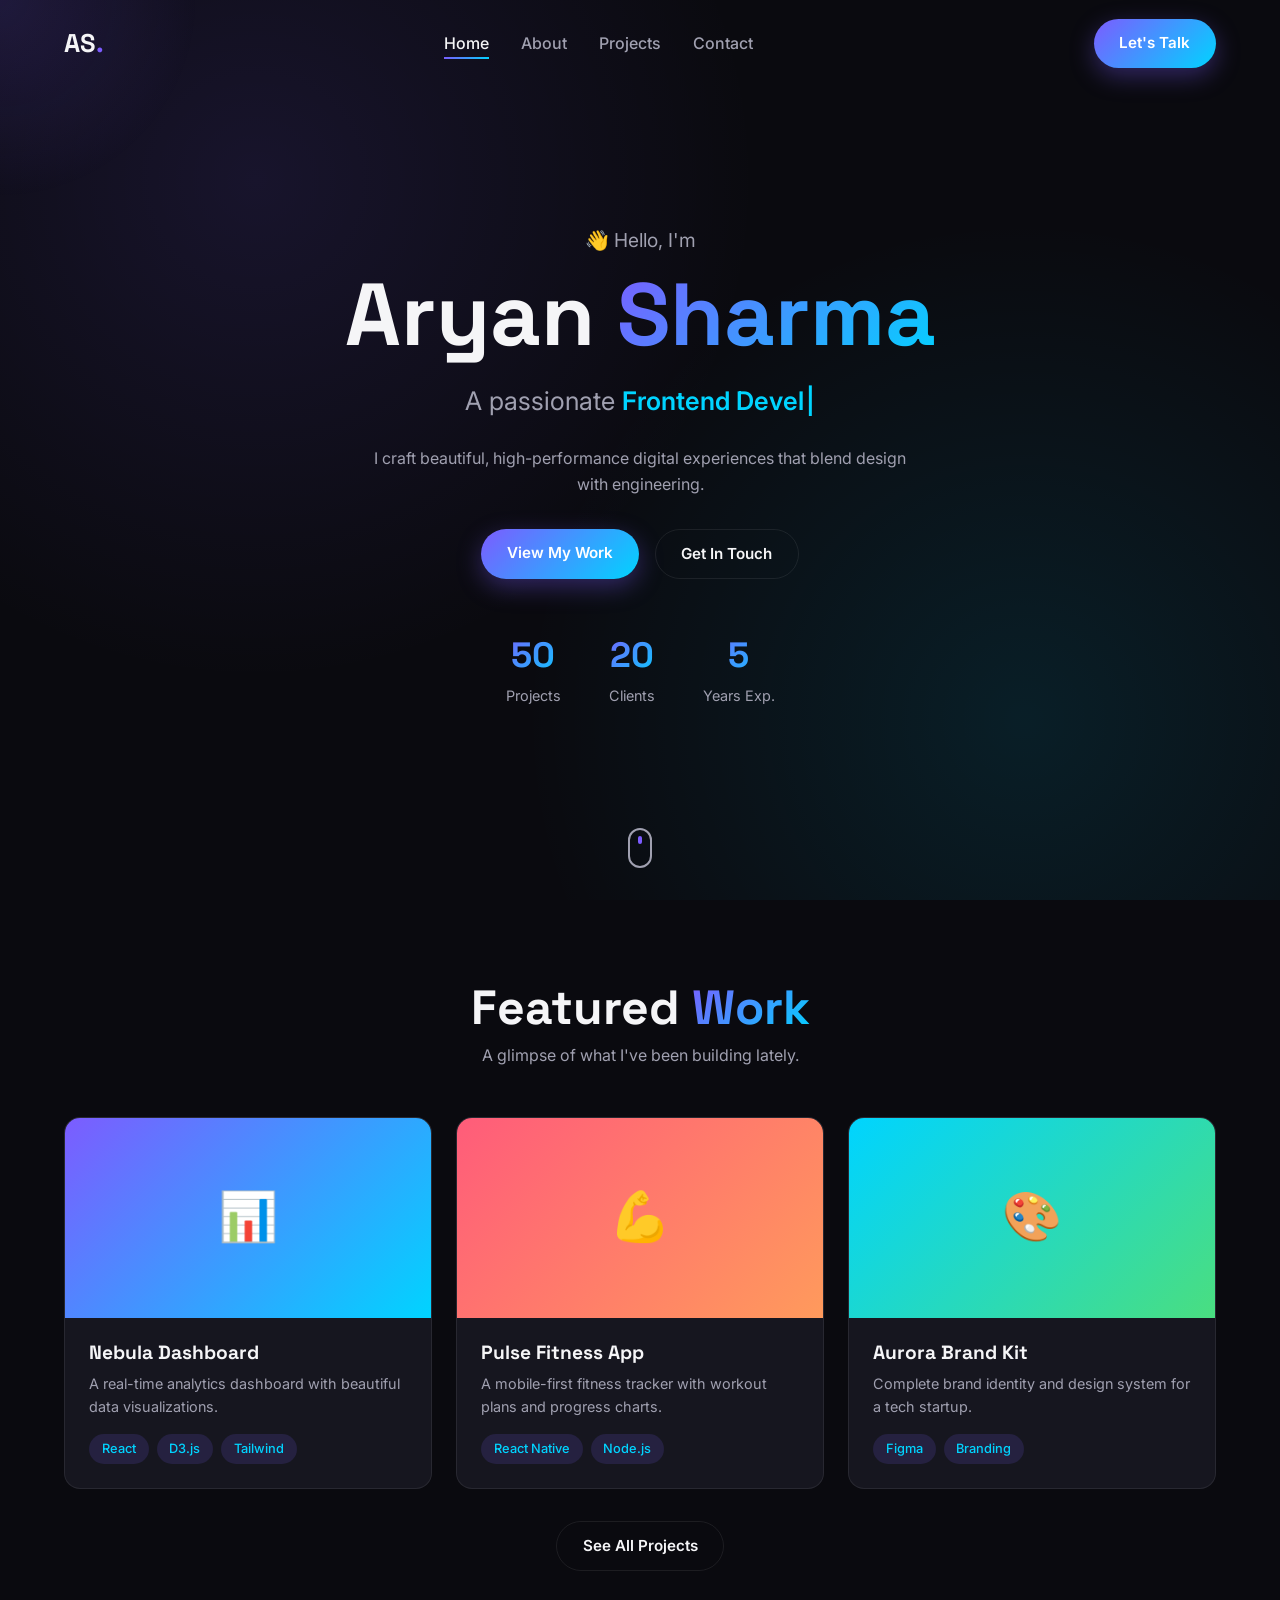
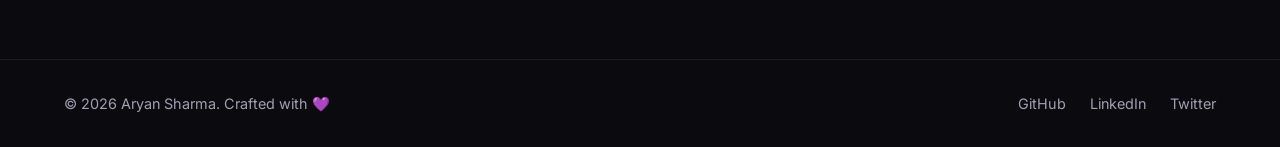
<file: index.html>
<!DOCTYPE html>
<html lang="en">
<head>
  <meta charset="UTF-8" />
  <meta name="viewport" content="width=device-width, initial-scale=1.0" />
  <title>Aryan Sharma — Portfolio</title>
  <link rel="preconnect" href="https://fonts.googleapis.com" />
  <link rel="preconnect" href="https://fonts.gstatic.com" crossorigin />
  <link href="https://fonts.googleapis.com/css2?family=Inter:wght@400;500;600;700;800&family=Space+Grotesk:wght@500;600;700&display=swap" rel="stylesheet" />
  <link rel="stylesheet" href="style.css" />
  <link rel="stylesheet" href="animations.css" />
  <link rel="stylesheet" href="responsive.css" />
</head>
<body>
  <div class="cursor-glow" id="cursorGlow"></div>

  <nav class="navbar" id="navbar">
    <a href="index.html" class="logo">AS<span>.</span></a>
    <ul class="nav-links" id="navLinks">
      <li><a href="index.html" class="active">Home</a></li>
      <li><a href="about.html">About</a></li>
      <li><a href="projects.html">Projects</a></li>
      <li><a href="contact.html">Contact</a></li>
    </ul>
    <a href="contact.html" class="btn btn-primary nav-cta">Let's Talk</a>
    <button class="hamburger" id="hamburger" aria-label="Menu">
      <span></span><span></span><span></span>
    </button>
  </nav>

  <header class="hero">
    <div class="hero-bg"></div>
    <div class="hero-content">
      <p class="hero-greeting reveal">👋 Hello, I'm</p>
      <h1 class="hero-title reveal">Aryan <span class="gradient-text">Sharma</span></h1>
      <p class="hero-subtitle reveal">
        A passionate <span class="typewriter" id="typewriter"></span>
      </p>
      <p class="hero-desc reveal">
        I craft beautiful, high-performance digital experiences that blend design with engineering.
      </p>
      <div class="hero-actions reveal">
        <a href="projects.html" class="btn btn-primary">View My Work</a>
        <a href="contact.html" class="btn btn-outline">Get In Touch</a>
      </div>
      <div class="hero-stats reveal">
        <div class="stat"><span class="stat-num" data-count="50">0</span><span class="stat-label">Projects</span></div>
        <div class="stat"><span class="stat-num" data-count="20">0</span><span class="stat-label">Clients</span></div>
        <div class="stat"><span class="stat-num" data-count="5">0</span><span class="stat-label">Years Exp.</span></div>
      </div>
    </div>
    <div class="scroll-indicator">
      <span></span>
    </div>
  </header>

  <section class="featured section">
    <div class="section-head reveal">
      <h2>Featured <span class="gradient-text">Work</span></h2>
      <p>A glimpse of what I've been building lately.</p>
    </div>
    <div class="featured-grid" id="featuredGrid"></div>
    <div class="center reveal">
      <a href="projects.html" class="btn btn-outline">See All Projects</a>
    </div>
  </section>

  <footer class="footer">
    <p>© <span id="year"></span> Aryan Sharma. Crafted with 💜</p>
    <div class="footer-links">
      <a href="https://github.com" target="_blank" rel="noopener">GitHub</a>
      <a href="https://linkedin.com" target="_blank" rel="noopener">LinkedIn</a>
      <a href="https://twitter.com" target="_blank" rel="noopener">Twitter</a>
    </div>
  </footer>

  <script src="projects.js"></script>
  <script src="script.js"></script>
</body>
</html>
</file>
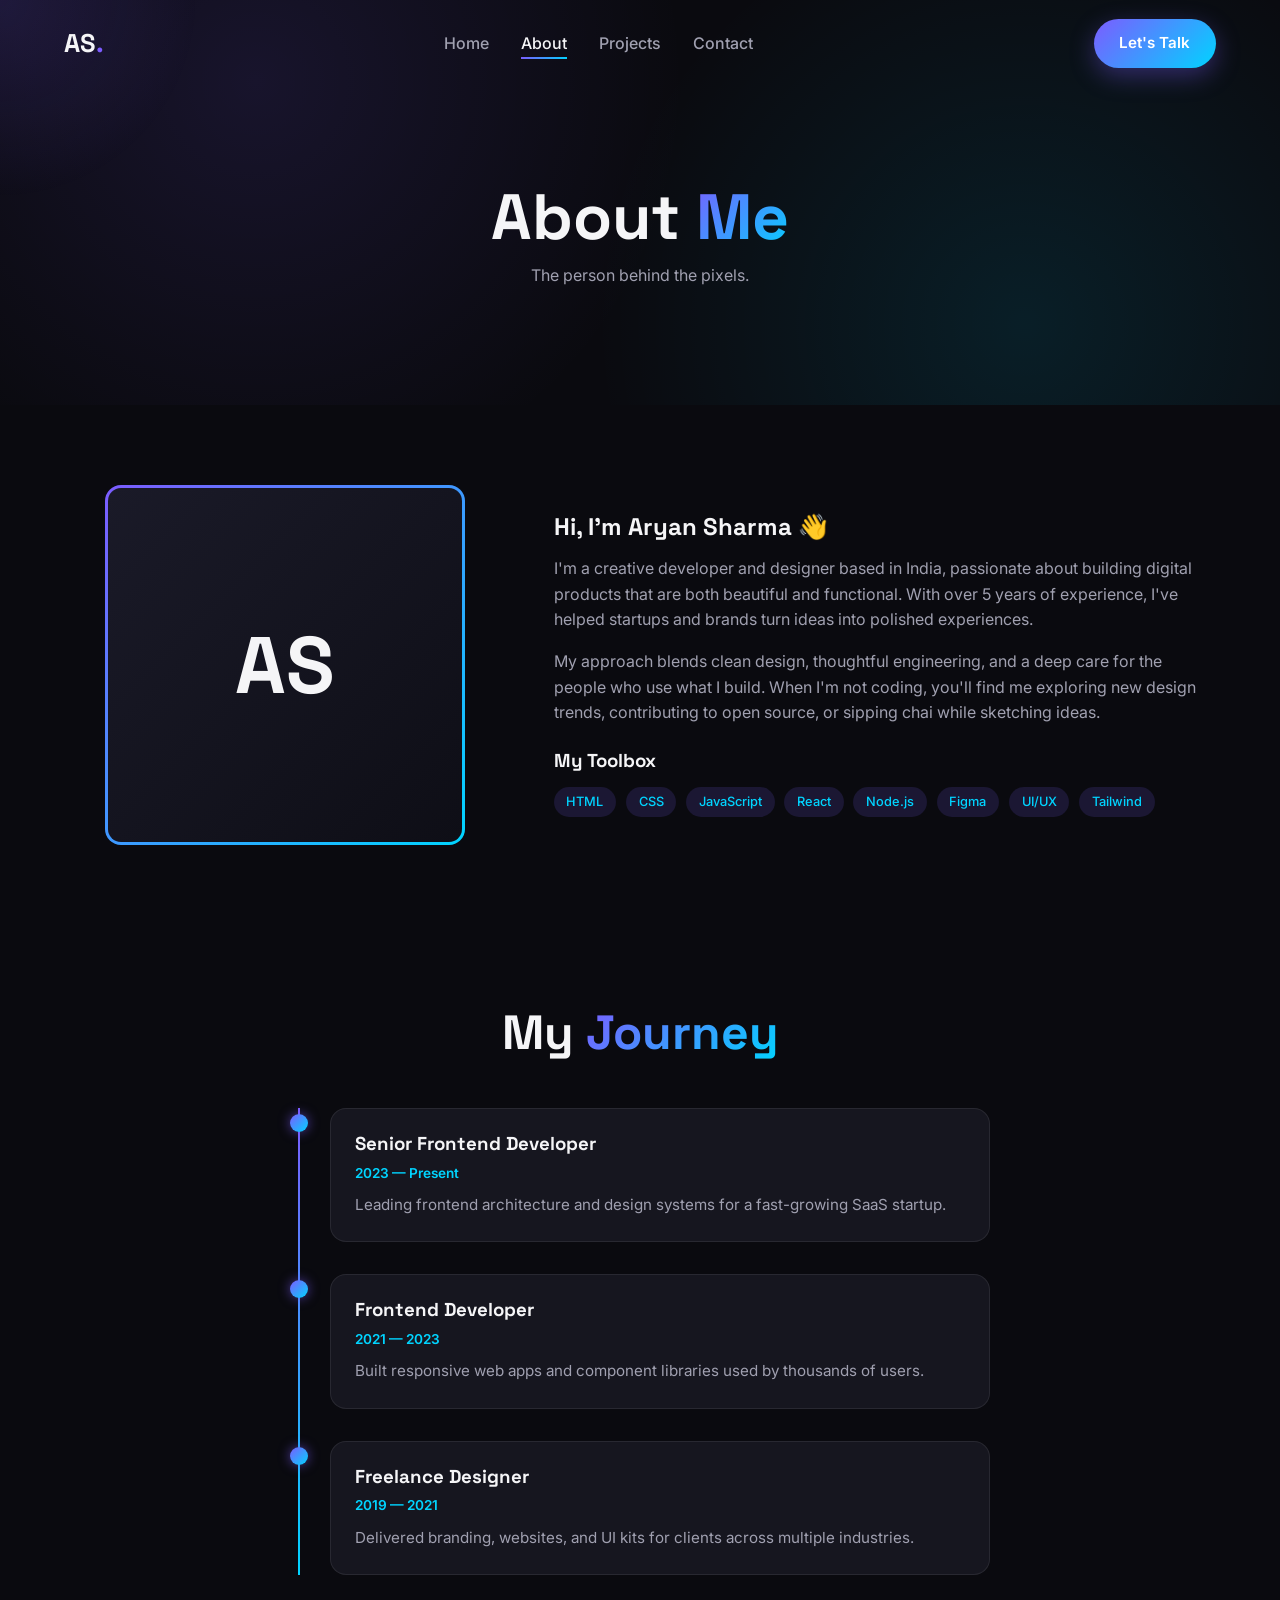
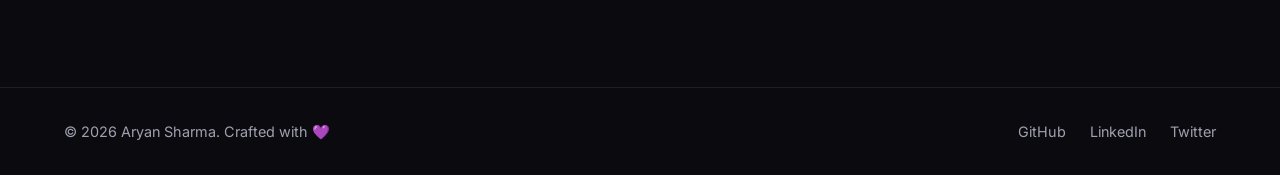
<file: about.html>
<!DOCTYPE html>
<html lang="en">
<head>
  <meta charset="UTF-8" />
  <meta name="viewport" content="width=device-width, initial-scale=1.0" />
  <title>About — Aryan Sharma</title>
  <link rel="preconnect" href="https://fonts.googleapis.com" />
  <link rel="preconnect" href="https://fonts.gstatic.com" crossorigin />
  <link href="https://fonts.googleapis.com/css2?family=Inter:wght@400;500;600;700;800&family=Space+Grotesk:wght@500;600;700&display=swap" rel="stylesheet" />
  <link rel="stylesheet" href="style.css" />
  <link rel="stylesheet" href="animations.css" />
  <link rel="stylesheet" href="responsive.css" />
</head>
<body>
  <div class="cursor-glow" id="cursorGlow"></div>

  <nav class="navbar" id="navbar">
    <a href="index.html" class="logo">AS<span>.</span></a>
    <ul class="nav-links" id="navLinks">
      <li><a href="index.html">Home</a></li>
      <li><a href="about.html" class="active">About</a></li>
      <li><a href="projects.html">Projects</a></li>
      <li><a href="contact.html">Contact</a></li>
    </ul>
    <a href="contact.html" class="btn btn-primary nav-cta">Let's Talk</a>
    <button class="hamburger" id="hamburger" aria-label="Menu">
      <span></span><span></span><span></span>
    </button>
  </nav>

  <section class="page-hero">
    <div class="hero-bg"></div>
    <h1 class="reveal">About <span class="gradient-text">Me</span></h1>
    <p class="reveal">The person behind the pixels.</p>
  </section>

  <section class="about section">
    <div class="about-grid">
      <div class="about-photo reveal">
        <div class="photo-frame">
          <div class="photo-placeholder">AS</div>
        </div>
      </div>
      <div class="about-text">
        <h2 class="reveal">Hi, I'm Aryan Sharma 👋</h2>
        <p class="reveal">
          I'm a creative developer and designer based in India, passionate about building
          digital products that are both beautiful and functional. With over 5 years of
          experience, I've helped startups and brands turn ideas into polished experiences.
        </p>
        <p class="reveal">
          My approach blends clean design, thoughtful engineering, and a deep care for the
          people who use what I build. When I'm not coding, you'll find me exploring new
          design trends, contributing to open source, or sipping chai while sketching ideas.
        </p>
        <div class="skills reveal">
          <h3>My Toolbox</h3>
          <div class="skill-tags">
            <span class="tag">HTML</span>
            <span class="tag">CSS</span>
            <span class="tag">JavaScript</span>
            <span class="tag">React</span>
            <span class="tag">Node.js</span>
            <span class="tag">Figma</span>
            <span class="tag">UI/UX</span>
            <span class="tag">Tailwind</span>
          </div>
        </div>
      </div>
    </div>
  </section>

  <section class="timeline section">
    <div class="section-head reveal">
      <h2>My <span class="gradient-text">Journey</span></h2>
    </div>
    <div class="timeline-list">
      <div class="timeline-item reveal">
        <span class="timeline-dot"></span>
        <div class="timeline-card">
          <h3>Senior Frontend Developer</h3>
          <span class="timeline-date">2023 — Present</span>
          <p>Leading frontend architecture and design systems for a fast-growing SaaS startup.</p>
        </div>
      </div>
      <div class="timeline-item reveal">
        <span class="timeline-dot"></span>
        <div class="timeline-card">
          <h3>Frontend Developer</h3>
          <span class="timeline-date">2021 — 2023</span>
          <p>Built responsive web apps and component libraries used by thousands of users.</p>
        </div>
      </div>
      <div class="timeline-item reveal">
        <span class="timeline-dot"></span>
        <div class="timeline-card">
          <h3>Freelance Designer</h3>
          <span class="timeline-date">2019 — 2021</span>
          <p>Delivered branding, websites, and UI kits for clients across multiple industries.</p>
        </div>
      </div>
    </div>
  </section>

  <footer class="footer">
    <p>© <span id="year"></span> Aryan Sharma. Crafted with 💜</p>
    <div class="footer-links">
      <a href="https://github.com" target="_blank" rel="noopener">GitHub</a>
      <a href="https://linkedin.com" target="_blank" rel="noopener">LinkedIn</a>
      <a href="https://twitter.com" target="_blank" rel="noopener">Twitter</a>
    </div>
  </footer>

  <script src="projects.js"></script>
  <script src="script.js"></script>
</body>
</html>
</file>
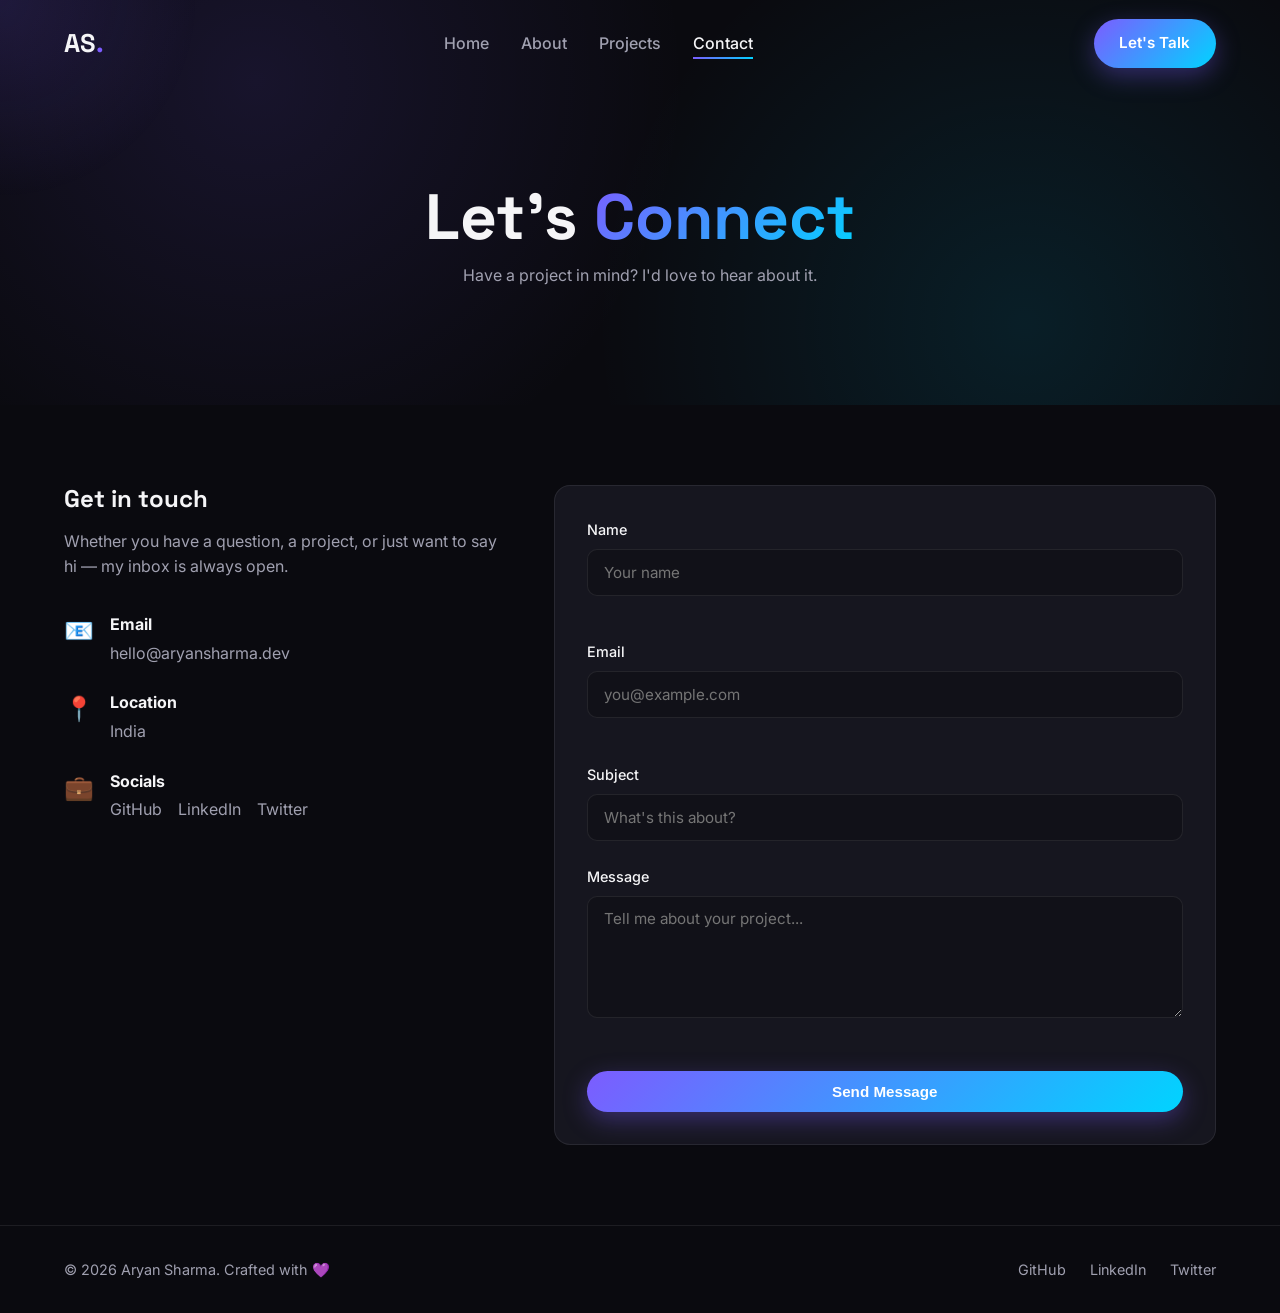
<file: contact.html>
<!DOCTYPE html>
<html lang="en">
<head>
  <meta charset="UTF-8" />
  <meta name="viewport" content="width=device-width, initial-scale=1.0" />
  <title>Contact — Aryan Sharma</title>
  <link rel="preconnect" href="https://fonts.googleapis.com" />
  <link rel="preconnect" href="https://fonts.gstatic.com" crossorigin />
  <link href="https://fonts.googleapis.com/css2?family=Inter:wght@400;500;600;700;800&family=Space+Grotesk:wght@500;600;700&display=swap" rel="stylesheet" />
  <link rel="stylesheet" href="style.css" />
  <link rel="stylesheet" href="animations.css" />
  <link rel="stylesheet" href="responsive.css" />
</head>
<body>
  <div class="cursor-glow" id="cursorGlow"></div>

  <nav class="navbar" id="navbar">
    <a href="index.html" class="logo">AS<span>.</span></a>
    <ul class="nav-links" id="navLinks">
      <li><a href="index.html">Home</a></li>
      <li><a href="about.html">About</a></li>
      <li><a href="projects.html">Projects</a></li>
      <li><a href="contact.html" class="active">Contact</a></li>
    </ul>
    <a href="contact.html" class="btn btn-primary nav-cta">Let's Talk</a>
    <button class="hamburger" id="hamburger" aria-label="Menu">
      <span></span><span></span><span></span>
    </button>
  </nav>

  <section class="page-hero">
    <div class="hero-bg"></div>
    <h1 class="reveal">Let's <span class="gradient-text">Connect</span></h1>
    <p class="reveal">Have a project in mind? I'd love to hear about it.</p>
  </section>

  <section class="contact section">
    <div class="contact-grid">
      <div class="contact-info reveal">
        <h2>Get in touch</h2>
        <p>Whether you have a question, a project, or just want to say hi — my inbox is always open.</p>
        <div class="contact-item">
          <span class="contact-icon">📧</span>
          <div><strong>Email</strong><a href="mailto:hello@aryansharma.dev">hello@aryansharma.dev</a></div>
        </div>
        <div class="contact-item">
          <span class="contact-icon">📍</span>
          <div><strong>Location</strong><span>India</span></div>
        </div>
        <div class="contact-item">
          <span class="contact-icon">💼</span>
          <div><strong>Socials</strong>
            <div class="contact-socials">
              <a href="https://github.com" target="_blank" rel="noopener">GitHub</a>
              <a href="https://linkedin.com" target="_blank" rel="noopener">LinkedIn</a>
              <a href="https://twitter.com" target="_blank" rel="noopener">Twitter</a>
            </div>
          </div>
        </div>
      </div>

      <form class="contact-form reveal" id="contactForm" novalidate>
        <div class="form-group">
          <label for="name">Name</label>
          <input type="text" id="name" name="name" placeholder="Your name" required />
          <span class="error-msg" id="nameError"></span>
        </div>
        <div class="form-group">
          <label for="email">Email</label>
          <input type="email" id="email" name="email" placeholder="you@example.com" required />
          <span class="error-msg" id="emailError"></span>
        </div>
        <div class="form-group">
          <label for="subject">Subject</label>
          <input type="text" id="subject" name="subject" placeholder="What's this about?" />
        </div>
        <div class="form-group">
          <label for="message">Message</label>
          <textarea id="message" name="message" rows="5" placeholder="Tell me about your project..." required></textarea>
          <span class="error-msg" id="messageError"></span>
        </div>
        <button type="submit" class="btn btn-primary btn-block" id="submitBtn">Send Message</button>
        <p class="form-success" id="formSuccess">✅ Thanks! Your message has been sent.</p>
      </form>
    </div>
  </section>

  <footer class="footer">
    <p>© <span id="year"></span> Aryan Sharma. Crafted with 💜</p>
    <div class="footer-links">
      <a href="https://github.com" target="_blank" rel="noopener">GitHub</a>
      <a href="https://linkedin.com" target="_blank" rel="noopener">LinkedIn</a>
      <a href="https://twitter.com" target="_blank" rel="noopener">Twitter</a>
    </div>
  </footer>

  <script src="projects.js"></script>
  <script src="script.js"></script>
</body>
</html>
</file>
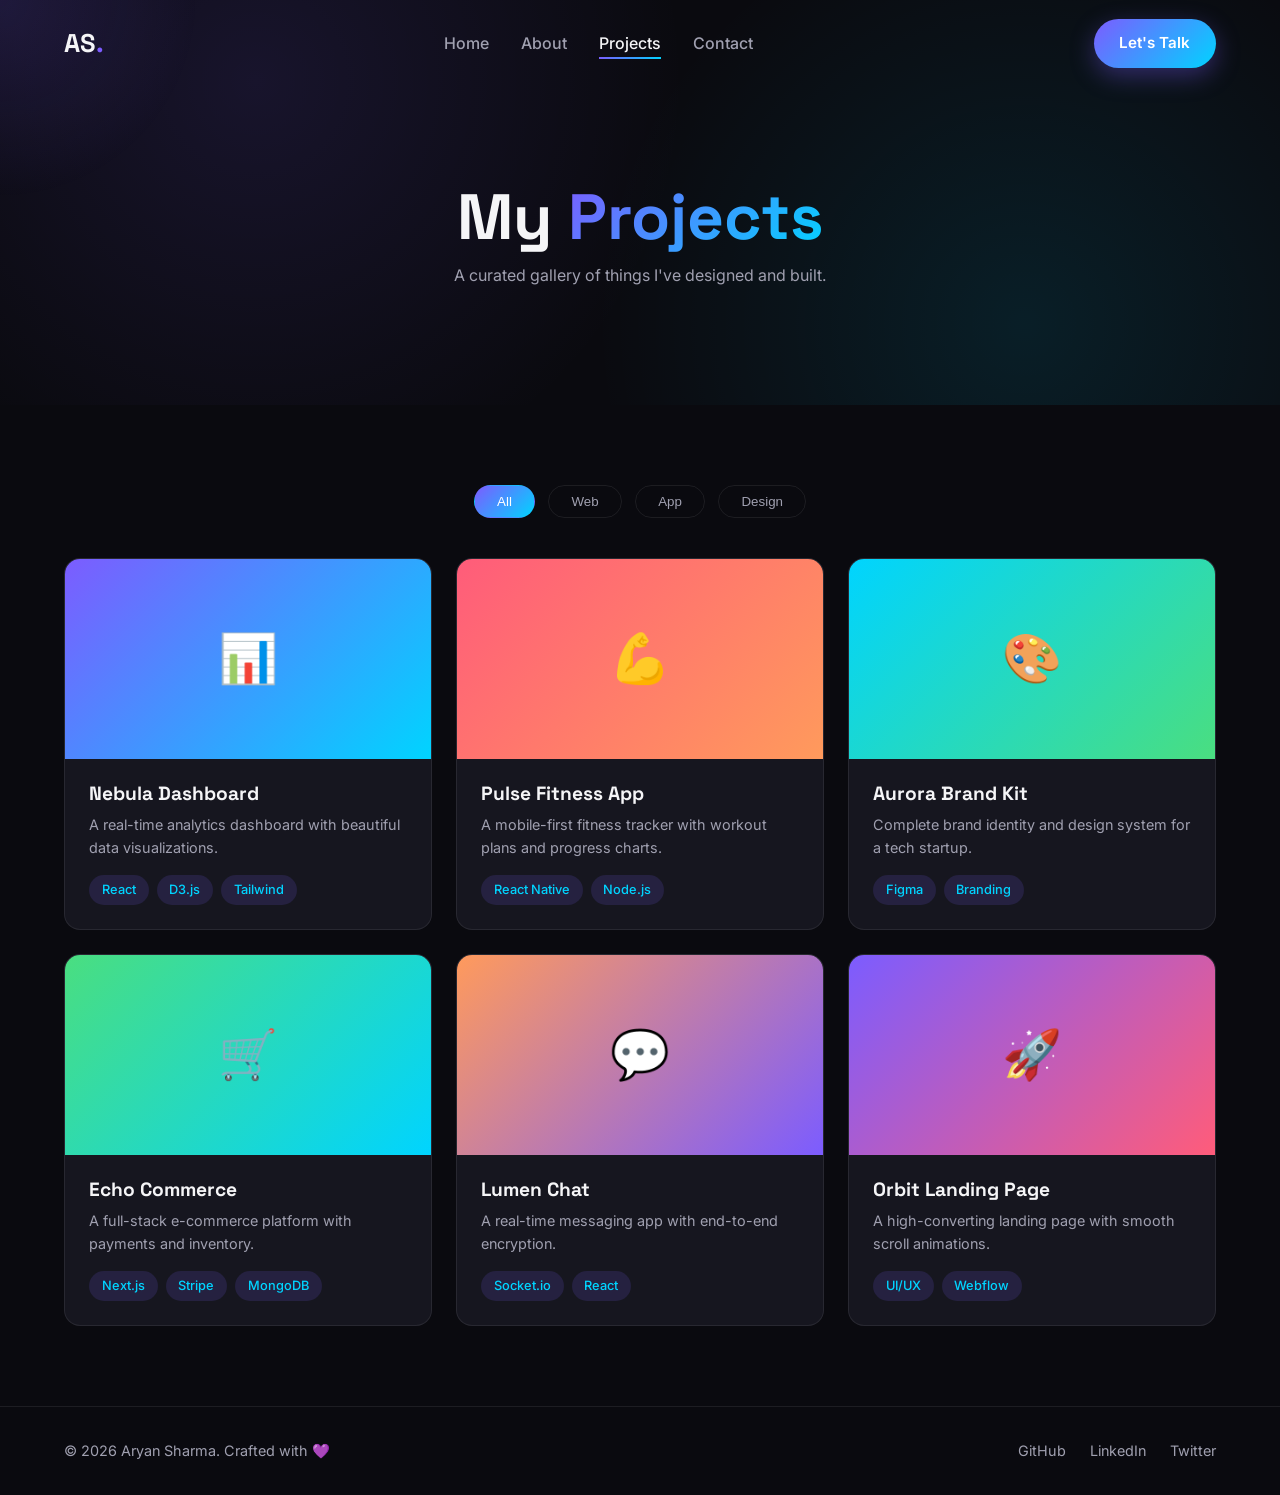
<file: projects.html>
<!DOCTYPE html>
<html lang="en">
<head>
  <meta charset="UTF-8" />
  <meta name="viewport" content="width=device-width, initial-scale=1.0" />
  <title>Projects — Aryan Sharma</title>
  <link rel="preconnect" href="https://fonts.googleapis.com" />
  <link rel="preconnect" href="https://fonts.gstatic.com" crossorigin />
  <link href="https://fonts.googleapis.com/css2?family=Inter:wght@400;500;600;700;800&family=Space+Grotesk:wght@500;600;700&display=swap" rel="stylesheet" />
  <link rel="stylesheet" href="style.css" />
  <link rel="stylesheet" href="animations.css" />
  <link rel="stylesheet" href="responsive.css" />
</head>
<body>
  <div class="cursor-glow" id="cursorGlow"></div>

  <nav class="navbar" id="navbar">
    <a href="index.html" class="logo">AS<span>.</span></a>
    <ul class="nav-links" id="navLinks">
      <li><a href="index.html">Home</a></li>
      <li><a href="about.html">About</a></li>
      <li><a href="projects.html" class="active">Projects</a></li>
      <li><a href="contact.html">Contact</a></li>
    </ul>
    <a href="contact.html" class="btn btn-primary nav-cta">Let's Talk</a>
    <button class="hamburger" id="hamburger" aria-label="Menu">
      <span></span><span></span><span></span>
    </button>
  </nav>

  <section class="page-hero">
    <div class="hero-bg"></div>
    <h1 class="reveal">My <span class="gradient-text">Projects</span></h1>
    <p class="reveal">A curated gallery of things I've designed and built.</p>
  </section>

  <section class="projects section">
    <div class="filter-bar reveal">
      <button class="filter-btn active" data-filter="all">All</button>
      <button class="filter-btn" data-filter="web">Web</button>
      <button class="filter-btn" data-filter="app">App</button>
      <button class="filter-btn" data-filter="design">Design</button>
    </div>
    <div class="projects-grid" id="projectsGrid"></div>
  </section>

  <footer class="footer">
    <p>© <span id="year"></span> Aryan Sharma. Crafted with 💜</p>
    <div class="footer-links">
      <a href="https://github.com" target="_blank" rel="noopener">GitHub</a>
      <a href="https://linkedin.com" target="_blank" rel="noopener">LinkedIn</a>
      <a href="https://twitter.com" target="_blank" rel="noopener">Twitter</a>
    </div>
  </footer>

  <script src="projects.js"></script>
  <script src="script.js"></script>
</body>
</html>
</file>
<file: style.css>
:root {
  --bg: #0a0a0f;
  --bg-alt: #111118;
  --surface: #16161f;
  --border: rgba(255, 255, 255, 0.08);
  --text: #f5f5f7;
  --text-muted: #a0a0b0;
  --primary: #7c5cff;
  --primary-2: #00d4ff;
  --gradient: linear-gradient(135deg, #7c5cff 0%, #00d4ff 100%);
  --radius: 16px;
  --transition: 0.35s cubic-bezier(0.4, 0, 0.2, 1);
}

* { margin: 0; padding: 0; box-sizing: border-box; }

html { scroll-behavior: smooth; }

body {
  font-family: 'Inter', sans-serif;
  background: var(--bg);
  color: var(--text);
  line-height: 1.6;
  overflow-x: hidden;
  -webkit-font-smoothing: antialiased;
}

h1, h2, h3, h4 { font-family: 'Space Grotesk', sans-serif; line-height: 1.15; }

a { color: inherit; text-decoration: none; }

img { max-width: 100%; display: block; }

.gradient-text {
  background: var(--gradient);
  -webkit-background-clip: text;
  background-clip: text;
  -webkit-text-fill-color: transparent;
}

.cursor-glow {
  position: fixed;
  width: 400px;
  height: 400px;
  border-radius: 50%;
  background: radial-gradient(circle, rgba(124, 92, 255, 0.15), transparent 70%);
  pointer-events: none;
  z-index: 0;
  transform: translate(-50%, -50%);
  transition: opacity 0.3s;
}

.navbar {
  position: fixed;
  top: 0;
  left: 0;
  width: 100%;
  display: flex;
  align-items: center;
  justify-content: space-between;
  padding: 1.2rem 5%;
  z-index: 100;
  transition: var(--transition);
}

.navbar.scrolled {
  background: rgba(10, 10, 15, 0.8);
  backdrop-filter: blur(16px);
  border-bottom: 1px solid var(--border);
  padding: 0.8rem 5%;
}

.logo { font-family: 'Space Grotesk', sans-serif; font-size: 1.6rem; font-weight: 700; }
.logo span { color: var(--primary); }

.nav-links { display: flex; gap: 2rem; list-style: none; }
.nav-links a { color: var(--text-muted); font-weight: 500; transition: var(--transition); position: relative; }
.nav-links a:hover, .nav-links a.active { color: var(--text); }
.nav-links a::after {
  content: '';
  position: absolute;
  left: 0; bottom: -6px;
  width: 0; height: 2px;
  background: var(--gradient);
  transition: var(--transition);
}
.nav-links a:hover::after, .nav-links a.active::after { width: 100%; }

.btn {
  display: inline-block;
  padding: 0.75rem 1.6rem;
  border-radius: 50px;
  font-weight: 600;
  font-size: 0.95rem;
  cursor: pointer;
  transition: var(--transition);
  border: none;
  position: relative;
  overflow: hidden;
}
.btn-primary { background: var(--gradient); color: #fff; box-shadow: 0 8px 24px rgba(124, 92, 255, 0.35); }
.btn-primary:hover { transform: translateY(-3px); box-shadow: 0 12px 32px rgba(124, 92, 255, 0.5); }
.btn-outline { border: 1px solid var(--border); color: var(--text); background: transparent; }
.btn-outline:hover { border-color: var(--primary); background: rgba(124, 92, 255, 0.1); transform: translateY(-3px); }
.btn-block { width: 100%; }

.hero {
  min-height: 100vh;
  display: flex;
  align-items: center;
  justify-content: center;
  position: relative;
  padding: 6rem 5% 4rem;
  text-align: center;
}
.hero-bg {
  position: absolute;
  inset: 0;
  background:
    radial-gradient(circle at 20% 20%, rgba(124, 92, 255, 0.12), transparent 40%),
    radial-gradient(circle at 80% 80%, rgba(0, 212, 255, 0.1), transparent 40%);
  z-index: -1;
}
.hero-content { max-width: 800px; }
.hero-greeting { font-size: 1.2rem; color: var(--text-muted); margin-bottom: 0.5rem; }
.hero-title { font-size: clamp(3rem, 8vw, 5.5rem); font-weight: 700; margin-bottom: 1rem; }
.hero-subtitle { font-size: clamp(1.2rem, 3vw, 1.6rem); color: var(--text-muted); margin-bottom: 1.5rem; min-height: 2rem; }
.typewriter { color: var(--primary-2); font-weight: 600; }
.hero-desc { max-width: 560px; margin: 0 auto 2rem; color: var(--text-muted); }
.hero-actions { display: flex; gap: 1rem; justify-content: center; flex-wrap: wrap; margin-bottom: 3rem; }

.hero-stats { display: flex; gap: 3rem; justify-content: center; flex-wrap: wrap; }
.stat { display: flex; flex-direction: column; }
.stat-num { font-family: 'Space Grotesk', sans-serif; font-size: 2.2rem; font-weight: 700; background: var(--gradient); -webkit-background-clip: text; background-clip: text; -webkit-text-fill-color: transparent; }
.stat-label { color: var(--text-muted); font-size: 0.9rem; }

.scroll-indicator { position: absolute; bottom: 2rem; left: 50%; transform: translateX(-50%); }
.scroll-indicator span { display: block; width: 24px; height: 40px; border: 2px solid var(--text-muted); border-radius: 12px; position: relative; }
.scroll-indicator span::after { content: ''; position: absolute; top: 6px; left: 50%; transform: translateX(-50%); width: 4px; height: 8px; background: var(--primary); border-radius: 4px; animation: scrollDot 1.8s infinite; }

.section { padding: 5rem 5%; }
.section-head { text-align: center; margin-bottom: 3rem; }
.section-head h2 { font-size: clamp(2rem, 5vw, 3rem); margin-bottom: 0.5rem; }
.section-head p { color: var(--text-muted); }
.center { text-align: center; margin-top: 2rem; }

.page-hero {
  min-height: 45vh;
  display: flex;
  flex-direction: column;
  align-items: center;
  justify-content: center;
  text-align: center;
  position: relative;
  padding: 6rem 5% 2rem;
}
.page-hero h1 { font-size: clamp(2.5rem, 6vw, 4rem); margin-bottom: 0.5rem; }
.page-hero p { color: var(--text-muted); }

.featured-grid { display: grid; grid-template-columns: repeat(auto-fit, minmax(280px, 1fr)); gap: 1.5rem; }

.projects-grid { display: grid; grid-template-columns: repeat(auto-fill, minmax(300px, 1fr)); gap: 1.5rem; }
.project-card {
  background: var(--surface);
  border: 1px solid var(--border);
  border-radius: var(--radius);
  overflow: hidden;
  transition: var(--transition);
  cursor: pointer;
  position: relative;
}
.project-card:hover { transform: translateY(-8px); border-color: rgba(124, 92, 255, 0.5); box-shadow: 0 20px 40px rgba(0, 0, 0, 0.4); }
.project-thumb {
  height: 200px;
  display: flex;
  align-items: center;
  justify-content: center;
  font-family: 'Space Grotesk', sans-serif;
  font-size: 3rem;
  font-weight: 700;
  color: #fff;
}
.project-body { padding: 1.5rem; }
.project-body h3 { margin-bottom: 0.5rem; font-size: 1.2rem; }
.project-body p { color: var(--text-muted); font-size: 0.9rem; margin-bottom: 1rem; }
.project-tags { display: flex; gap: 0.5rem; flex-wrap: wrap; }
.tag { background: rgba(124, 92, 255, 0.15); color: var(--primary-2); padding: 0.3rem 0.8rem; border-radius: 50px; font-size: 0.8rem; font-weight: 500; }

.filter-bar { display: flex; gap: 0.8rem; justify-content: center; flex-wrap: wrap; margin-bottom: 2.5rem; }
.filter-btn {
  padding: 0.5rem 1.4rem;
  border-radius: 50px;
  border: 1px solid var(--border);
  background: transparent;
  color: var(--text-muted);
  cursor: pointer;
  font-weight: 500;
  transition: var(--transition);
}
.filter-btn:hover { color: var(--text); border-color: var(--primary); }
.filter-btn.active { background: var(--gradient); color: #fff; border-color: transparent; }

.about-grid { display: grid; grid-template-columns: 1fr 1.5fr; gap: 3rem; align-items: center; }
.photo-frame {
  width: 100%;
  max-width: 360px;
  aspect-ratio: 1;
  border-radius: var(--radius);
  background: var(--gradient);
  padding: 3px;
  margin: 0 auto;
}
.photo-placeholder {
  width: 100%;
  height: 100%;
  border-radius: calc(var(--radius) - 3px);
  display: flex;
  align-items: center;
  justify-content: center;
  font-family: 'Space Grotesk', sans-serif;
  font-size: 5rem;
  font-weight: 700;
  background: linear-gradient(135deg, #1a1a28, #0e0e16);
}
.about-text h2 { margin-bottom: 1rem; }
.about-text p { color: var(--text-muted); margin-bottom: 1rem; }
.skills { margin-top: 1.5rem; }
.skills h3 { margin-bottom: 1rem; }
.skill-tags { display: flex; gap: 0.6rem; flex-wrap: wrap; }

.timeline-list { max-width: 700px; margin: 0 auto; position: relative; }
.timeline-list::before { content: ''; position: absolute; left: 8px; top: 0; bottom: 0; width: 2px; background: var(--gradient); }
.timeline-item { position: relative; padding-left: 2.5rem; margin-bottom: 2rem; }
.timeline-dot { position: absolute; left: 0; top: 6px; width: 18px; height: 18px; border-radius: 50%; background: var(--gradient); box-shadow: 0 0 12px rgba(124, 92, 255, 0.6); }
.timeline-card { background: var(--surface); border: 1px solid var(--border); border-radius: var(--radius); padding: 1.5rem; }
.timeline-card h3 { margin-bottom: 0.3rem; }
.timeline-date { color: var(--primary-2); font-size: 0.85rem; font-weight: 600; }
.timeline-card p { color: var(--text-muted); margin-top: 0.5rem; font-size: 0.95rem; }

.contact-grid { display: grid; grid-template-columns: 1fr 1.5fr; gap: 3rem; }
.contact-info h2 { margin-bottom: 1rem; }
.contact-info > p { color: var(--text-muted); margin-bottom: 2rem; }
.contact-item { display: flex; gap: 1rem; align-items: flex-start; margin-bottom: 1.5rem; }
.contact-icon { font-size: 1.5rem; }
.contact-item strong { display: block; margin-bottom: 0.2rem; }
.contact-item a, .contact-item span { color: var(--text-muted); }
.contact-item a:hover { color: var(--primary-2); }
.contact-socials { display: flex; gap: 1rem; flex-wrap: wrap; }

.contact-form { background: var(--surface); border: 1px solid var(--border); border-radius: var(--radius); padding: 2rem; }
.form-group { margin-bottom: 1.5rem; }
.form-group label { display: block; margin-bottom: 0.5rem; font-weight: 500; font-size: 0.9rem; }
.form-group input, .form-group textarea {
  width: 100%;
  padding: 0.8rem 1rem;
  background: var(--bg-alt);
  border: 1px solid var(--border);
  border-radius: 10px;
  color: var(--text);
  font-family: inherit;
  font-size: 0.95rem;
  transition: var(--transition);
  resize: vertical;
}
.form-group input:focus, .form-group textarea:focus { outline: none; border-color: var(--primary); box-shadow: 0 0 0 3px rgba(124, 92, 255, 0.15); }
.form-group input.error, .form-group textarea.error { border-color: #ff5c7a; }
.error-msg { color: #ff5c7a; font-size: 0.8rem; display: block; margin-top: 0.3rem; min-height: 1rem; }
.form-success { color: #4ade80; text-align: center; margin-top: 1rem; display: none; font-weight: 500; }
.form-success.show { display: block; }

.footer {
  padding: 2rem 5%;
  border-top: 1px solid var(--border);
  display: flex;
  align-items: center;
  justify-content: space-between;
  flex-wrap: wrap;
  gap: 1rem;
  color: var(--text-muted);
  font-size: 0.9rem;
}
.footer-links { display: flex; gap: 1.5rem; }
.footer-links a:hover { color: var(--primary-2); }

.hamburger { display: none; flex-direction: column; gap: 5px; background: none; border: none; cursor: pointer; z-index: 101; }
.hamburger span { width: 26px; height: 2px; background: var(--text); transition: var(--transition); }
</file>
<file: animations.css>
/* Reveal on scroll */
.reveal {
  opacity: 0;
  transform: translateY(30px);
  transition: opacity 0.7s ease, transform 0.7s ease;
}
.reveal.visible {
  opacity: 1;
  transform: translateY(0);
}

.reveal:nth-child(2) { transition-delay: 0.1s; }
.reveal:nth-child(3) { transition-delay: 0.2s; }
.reveal:nth-child(4) { transition-delay: 0.3s; }
.reveal:nth-child(5) { transition-delay: 0.4s; }

@keyframes fadeUp {
  from { opacity: 0; transform: translateY(40px); }
  to { opacity: 1; transform: translateY(0); }
}
.hero .reveal { animation: fadeUp 0.8s ease forwards; }

.typewriter::after {
  content: '|';
  margin-left: 2px;
  animation: blink 0.8s step-end infinite;
  color: var(--primary-2);
}
@keyframes blink { 50% { opacity: 0; } }

@keyframes scrollDot {
  0% { opacity: 1; transform: translate(-50%, 0); }
  70% { opacity: 0; transform: translate(-50%, 16px); }
  100% { opacity: 0; transform: translate(-50%, 16px); }
}

@keyframes float {
  0%, 100% { transform: translateY(0) rotate(0deg); }
  50% { transform: translateY(-20px) rotate(3deg); }
}

.project-card::before {
  content: '';
  position: absolute;
  top: 0; left: -100%;
  width: 100%; height: 100%;
  background: linear-gradient(90deg, transparent, rgba(255,255,255,0.06), transparent);
  transition: left 0.6s ease;
}
.project-card:hover::before { left: 100%; }

.btn::after {
  content: '';
  position: absolute;
  inset: 0;
  background: rgba(255,255,255,0.2);
  opacity: 0;
  transition: opacity 0.3s;
}
.btn:active::after { opacity: 1; }

.filter-btn { animation: none; }
.filter-btn.active { animation: pop 0.3s ease; }
@keyframes pop {
  0% { transform: scale(0.9); }
  50% { transform: scale(1.05); }
  100% { transform: scale(1); }
}

.project-card { animation: fadeUp 0.6s ease both; }

.form-success.show { animation: fadeUp 0.4s ease; }

.hamburger.open span:nth-child(1) { transform: translateY(7px) rotate(45deg); }
.hamburger.open span:nth-child(2) { opacity: 0; }
.hamburger.open span:nth-child(3) { transform: translateY(-7px) rotate(-45deg); }

@media (prefers-reduced-motion: reduce) {
  *, *::before, *::after {
    animation-duration: 0.01ms !important;
    animation-iteration-count: 1 !important;
    transition-duration: 0.01ms !important;
  }
}
</file>
<file: responsive.css>
/* Tablet */
@media (max-width: 900px) {
  .about-grid, .contact-grid { grid-template-columns: 1fr; gap: 2rem; }
  .photo-frame { max-width: 280px; }
  .nav-cta { display: none; }
}

/* Mobile */
@media (max-width: 640px) {
  .navbar { padding: 1rem 5%; }
  .nav-links {
    position: fixed;
    top: 0; right: -100%;
    width: 70%;
    height: 100vh;
    background: rgba(10, 10, 15, 0.97);
    backdrop-filter: blur(20px);
    flex-direction: column;
    align-items: center;
    justify-content: center;
    gap: 2rem;
    transition: right 0.4s cubic-bezier(0.4, 0, 0.2, 1);
  }
  .nav-links.open { right: 0; }
  .hamburger { display: flex; }

  .hero { padding: 5rem 5% 3rem; }
  .hero-stats { gap: 1.5rem; }
  .stat-num { font-size: 1.8rem; }

  .section { padding: 3rem 5%; }
  .projects-grid, .featured-grid { grid-template-columns: 1fr; }

  .footer { flex-direction: column; text-align: center; }
  .contact-form { padding: 1.5rem; }
}
</file>
